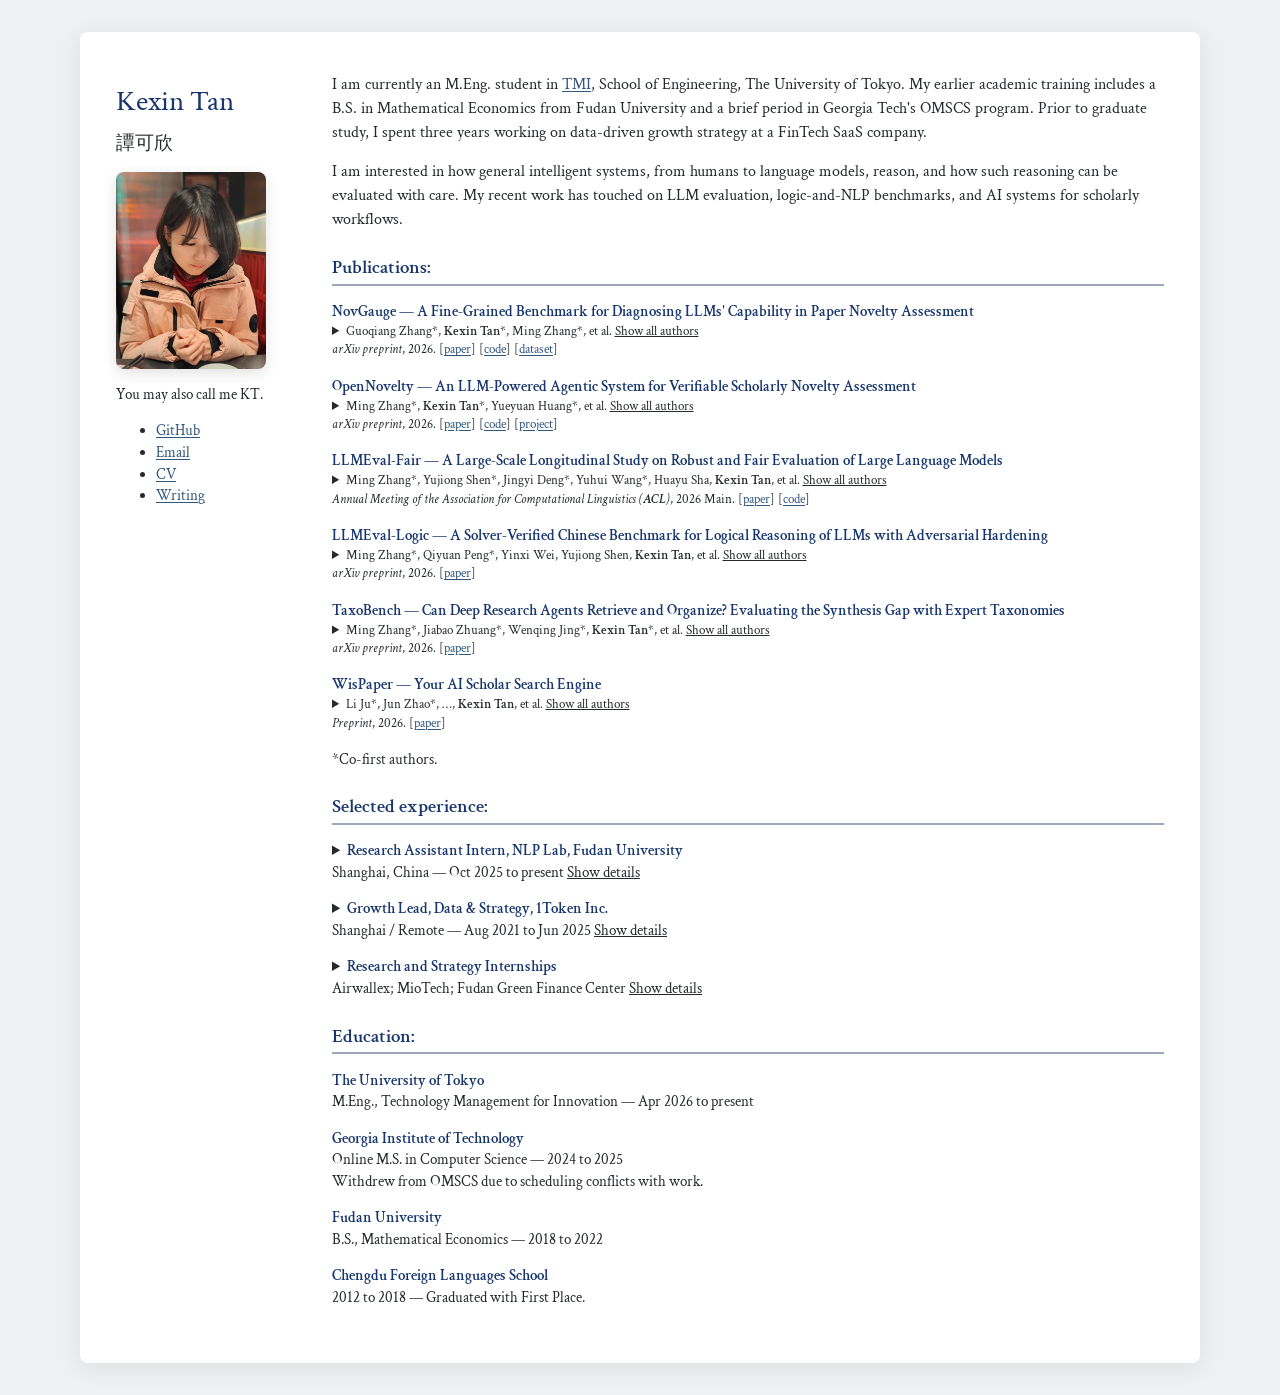
<file: index.html>
<!DOCTYPE html>
<html lang="en">
<head>
  <meta charset="UTF-8" />
  <meta name="viewport" content="width=device-width, initial-scale=1.0" />
  <title>Kexin Tan's Homepage</title>
  <meta name="description" content="Kexin Tan — Master's student in Technology Management for Innovation at The University of Tokyo. Interested in reasoning, evaluation, and academic workflows." />
  <meta name="author" content="Kexin Tan" />

  <link rel="icon" type="image/svg+xml" href="assets/favicon.svg?v=5" />
  <link rel="preconnect" href="https://fonts.googleapis.com" />
  <link rel="preconnect" href="https://fonts.gstatic.com" crossorigin />
  <link href="https://fonts.googleapis.com/css2?family=Crimson+Text:wght@400;600&amp;family=Noto+Sans+SC:wght@400;500;600&amp;display=swap" rel="stylesheet" />

  <meta property="og:type" content="website" />
  <meta property="og:title" content="Kexin Tan's Homepage" />
  <meta property="og:description" content="Master's student in Technology Management for Innovation at The University of Tokyo. Interested in reasoning, evaluation, and academic workflows." />
  <meta property="og:url" content="https://january-blue.github.io/" />
  <meta property="og:image" content="https://january-blue.github.io/assets/profile.jpg" />
  <meta name="twitter:card" content="summary" />
  <meta name="twitter:title" content="Kexin Tan's Homepage" />
  <meta name="twitter:description" content="Master's student in Technology Management for Innovation at The University of Tokyo. Interested in reasoning, evaluation, and academic workflows." />
  <meta name="twitter:image" content="https://january-blue.github.io/assets/profile.jpg" />

  <link rel="stylesheet" href="style.css" />
</head>
<body>

  <div class="page-shell">
    <aside class="profile">
      <h1>Kexin Tan</h1>
      <div class="name-zh" lang="zh-Hant">譚可欣</div>
      <img class="profile-photo" src="assets/profile.jpg" alt="Portrait of Kexin Tan" />
      <p>You may also call me KT.</p>
      <ul>
        <li><a href="https://github.com/january-blue" target="_blank" rel="noopener">GitHub</a></li>
        <li><a href="mailto:bluellatan@gmail.com">Email</a></li>
        <li><a href="files/cv.pdf">CV</a></li>
        <li><a href="blog/index.html">Writing</a></li>
      </ul>
    </aside>

    <main class="content">
      <p class="intro">
        I am currently an <strong>M.Eng.</strong> student in
        <a href="https://tmi.t.u-tokyo.ac.jp/" target="_blank" rel="noopener">TMI</a>,
        School of Engineering, <strong>The University of Tokyo</strong>.
        My earlier academic training includes a <strong>B.S.</strong> in Mathematical Economics
        from <strong>Fudan University</strong> and a brief period in Georgia Tech's OMSCS program.
        Prior to graduate study, I spent three years working on <strong>data-driven growth strategy</strong>
        at a FinTech SaaS company.
      </p>

      <p class="intro">
        I am interested in how general intelligent systems, from humans to language models,
        <strong>reason</strong>, and how such reasoning can be <strong>evaluated with care</strong>.
        My recent work has touched on <strong>LLM evaluation</strong>,
        <strong>logic-and-NLP benchmarks</strong>, and
        <strong>AI systems for scholarly workflows</strong>.
      </p>

      <h3>Publications:</h3>

      <div class="publication">
        <div>NovGauge — A Fine-Grained Benchmark for Diagnosing LLMs' Capability in Paper Novelty Assessment</div>
        <details class="authors">
          <summary><span class="author-preview">Guoqiang Zhang*, <strong class="me">Kexin Tan</strong>*, Ming Zhang*, et al.</span> <span class="author-toggle"></span></summary>
          <div>Guoqiang Zhang*, <strong class="me">Kexin Tan</strong>*, Ming Zhang*, Li Ju, Wenqing Jing, Zhonghan Yue, Jiayi Chen, Shiqiang Wu, Shaofan Liu, Yue Zhang, Yuankai Ying, Yang Shi, Tao Gui, Qi Zhang, Xuanjing Huang</div>
        </details>
        <div class="publication-meta"><em>arXiv preprint</em>, 2026. [<a href="https://arxiv.org/abs/2609.11234" target="_blank" rel="noopener">paper</a>] [<a href="https://github.com/Zita-Go/NovGauge" target="_blank" rel="noopener">code</a>] [<a href="https://huggingface.co/datasets/ZitaGo/NovGauge" target="_blank" rel="noopener">dataset</a>]</div>
      </div>

      <div class="publication">
        <div>OpenNovelty — An LLM-Powered Agentic System for Verifiable Scholarly Novelty Assessment</div>
        <details class="authors">
          <summary><span class="author-preview">Ming Zhang*, <strong class="me">Kexin Tan</strong>*, Yueyuan Huang*, et al.</span> <span class="author-toggle"></span></summary>
          <div>Ming Zhang*, <strong class="me">Kexin Tan</strong>*, Yueyuan Huang*, Yujiong Shen, Chunchun Ma, Li Ju, Xinran Zhang, Yuhui Wang, Wenqing Jing, Jingyi Deng, Huayu Sha, Binze Hu, Jingqi Tong, Changhao Jiang, Yage Geng, Yuankai Ying, Yue Zhang, Zhangyue Yin, Zhiheng Xi, Shihan Dou, Tao Gui, Qi Zhang, Xuanjing Huang</div>
        </details>
        <div class="publication-meta"><em>arXiv preprint</em>, 2026. [<a href="https://arxiv.org/pdf/2601.01576" target="_blank" rel="noopener">paper</a>] [<a href="https://github.com/january-blue/OpenNovelty" target="_blank" rel="noopener">code</a>] [<a href="https://opennovelty.org/" target="_blank" rel="noopener">project</a>]</div>
      </div>

      <div class="publication">
        <div>LLMEval-Fair — A Large-Scale Longitudinal Study on Robust and Fair Evaluation of Large Language Models</div>
        <details class="authors">
          <summary><span class="author-preview">Ming Zhang*, Yujiong Shen*, Jingyi Deng*, Yuhui Wang*, Huayu Sha, <strong class="me">Kexin Tan</strong>, et al.</span> <span class="author-toggle"></span></summary>
          <div>Ming Zhang*, Yujiong Shen*, Jingyi Deng*, Yuhui Wang*, Huayu Sha, <strong class="me">Kexin Tan</strong>, Qiyuan Peng, Yue Zhang, Junzhe Wang, Shichun Liu, Yueyuan Huang, Jingqi Tong, Changhao Jiang, Yilong Wu, Zhihao Zhang, Mingqi Wu, Mingxu Chai, Zhiheng Xi, Shihan Dou, Tao Gui, Qi Zhang, Xuanjing Huang</div>
        </details>
        <div class="publication-meta"><em>Annual Meeting of the Association for Computational Linguistics (<strong class="venue-abbr">ACL</strong>)</em>, 2026 Main. [<a href="https://arxiv.org/pdf/2508.05452" target="_blank" rel="noopener">paper</a>] [<a href="https://github.com/llmeval/LLMEval-Fair" target="_blank" rel="noopener">code</a>]</div>
      </div>

      <div class="publication">
        <div>LLMEval-Logic — A Solver-Verified Chinese Benchmark for Logical Reasoning of LLMs with Adversarial Hardening</div>
        <details class="authors">
          <summary><span class="author-preview">Ming Zhang*, Qiyuan Peng*, Yinxi Wei, Yujiong Shen, <strong class="me">Kexin Tan</strong>, et al.</span> <span class="author-toggle"></span></summary>
          <div>Ming Zhang*, Qiyuan Peng*, Yinxi Wei, Yujiong Shen, <strong class="me">Kexin Tan</strong>, Yuhui Wang, Zhenghao Xiang, Junjie Ye, Zhangyue Yin, Zhiheng Xi, Shihan Dou, Tao Gui, Maxm Pan, Ruizhi Yang, Qi Zhang, Xuanjing Huang</div>
        </details>
        <div class="publication-meta"><em>arXiv preprint</em>, 2026. [<a href="https://arxiv.org/pdf/2605.19597" target="_blank" rel="noopener">paper</a>]</div>
      </div>

      <div class="publication">
        <div>TaxoBench — Can Deep Research Agents Retrieve and Organize? Evaluating the Synthesis Gap with Expert Taxonomies</div>
        <details class="authors">
          <summary><span class="author-preview">Ming Zhang*, Jiabao Zhuang*, Wenqing Jing*, <strong class="me">Kexin Tan</strong>*, et al.</span> <span class="author-toggle"></span></summary>
          <div>Ming Zhang*, Jiabao Zhuang*, Wenqing Jing*, <strong class="me">Kexin Tan</strong>*, Ziyu Kong, Jingyi Deng, Yujiong Shen, Yuhui Wang, Zhenghao Xiang, Qiyuan Peng, Yuhang Zhao, Ning Luo, Renzhe Zheng, Jiahui Lin, Mingqi Wu, Long Ma, Shihan Dou, Maxm Pan, Tao Gui, Qi Zhang, Xuanjing Huang</div>
        </details>
        <div class="publication-meta"><em>arXiv preprint</em>, 2026. [<a href="https://arxiv.org/pdf/2601.12369" target="_blank" rel="noopener">paper</a>]</div>
      </div>

      <div class="publication">
        <div>WisPaper — Your AI Scholar Search Engine</div>
        <details class="authors">
          <summary><span class="author-preview">Li Ju*, Jun Zhao*, &hellip;, <strong class="me">Kexin Tan</strong>, et al.</span> <span class="author-toggle"></span></summary>
          <div>Li Ju*, Jun Zhao*, Mingxu Chai, Ziyu Shen, Xiangyang Wang, Yage Geng, Chunchun Ma, Hao Peng, Guangbin Li, Tao Li, Chengyong Liao, Fu Wang, Xiaolong Wang, Junshen Chen, Rui Gong, Shijia Liang, Feiyan Li, Ming Zhang, <strong class="me">Kexin Tan</strong>, Junjie Ye, Zhiheng Xi, Shihan Dou, Tao Gui, Yuankai Ying, Yang Shi, Yue Zhang, Qi Zhang</div>
        </details>
        <div class="publication-meta"><em>Preprint</em>, 2026. [<a href="https://arxiv.org/pdf/2512.06879" target="_blank" rel="noopener">paper</a>]</div>
      </div>

      <p>*Co-first authors.</p>

      <h3>Selected experience:</h3>

      <details class="experience">
        <summary>
          <strong>Research Assistant Intern, NLP Lab, Fudan University</strong><br />
          Shanghai, China — Oct 2025 to present <span class="experience-toggle"></span>
        </summary>
        <div>Language-model evaluation and interdisciplinary benchmark research at the intersection of logic and NLP.</div>
      </details>

      <details class="experience">
        <summary>
          <strong>Growth Lead, Data &amp; Strategy, 1Token Inc.</strong><br />
          Shanghai / Remote — Aug 2021 to Jun 2025 <span class="experience-toggle"></span>
        </summary>
        <div>
          Served 50+ institutions worldwide. Built global institution databases, analyzed lead pipelines and funding networks, designed product-led-growth trials,
          automated cross-team workflows, and improved online growth by 150% through website and SEO optimization.
        </div>
      </details>

      <details class="experience">
        <summary>
          <strong>Research and Strategy Internships</strong><br />
          Airwallex; MioTech; Fudan Green Finance Center <span class="experience-toggle"></span>
        </summary>
        <div>Operations strategy, ESG data analysis, economic research assistance, and green-finance literature review.</div>
      </details>

      <h3>Education:</h3>

      <p class="education-item"><strong>The University of Tokyo</strong><br />M.Eng., Technology Management for Innovation — Apr 2026 to present</p>
      <p class="education-item"><strong>Georgia Institute of Technology</strong><br />Online M.S. in Computer Science — 2024 to 2025<br />Withdrew from OMSCS due to scheduling conflicts with work.</p>
      <p class="education-item"><strong>Fudan University</strong><br />B.S., Mathematical Economics — 2018 to 2022</p>
      <p class="education-item"><strong>Chengdu Foreign Languages School</strong><br />2012 to 2018 — Graduated with First Place.</p>
    </main>
  </div>

</body>
</html>
</file>
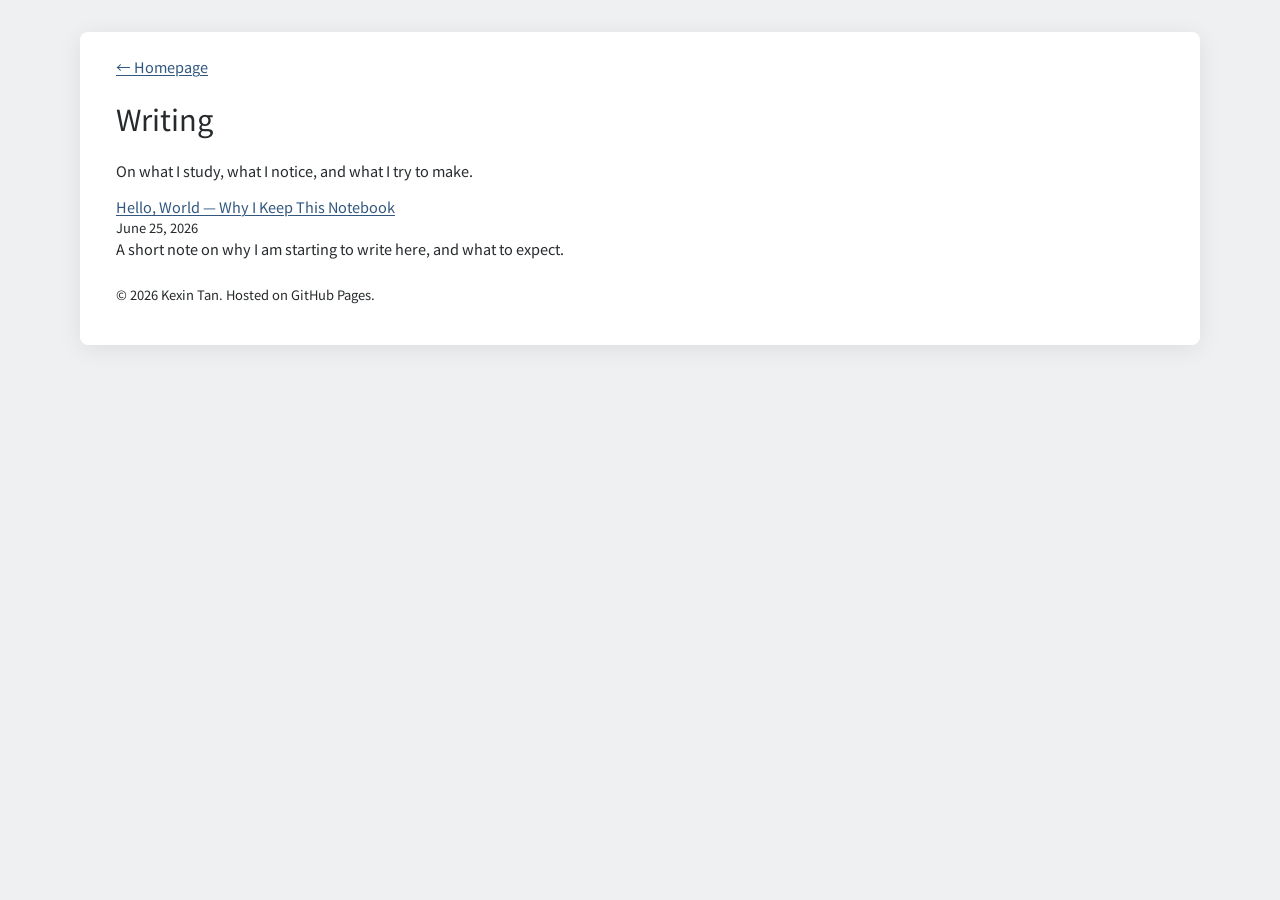
<file: blog/index.html>
<!DOCTYPE html>
<html lang="en">
<head>
  <meta charset="UTF-8" />
  <meta name="viewport" content="width=device-width, initial-scale=1.0" />
  <title>Writing · Kexin Tan</title>
  <meta name="description" content="Notes and writing by Kexin Tan." />
  <meta name="author" content="Kexin Tan" />

  <link rel="icon" type="image/svg+xml" href="../assets/favicon.svg?v=5" />
  <link rel="preconnect" href="https://fonts.googleapis.com" />
  <link rel="preconnect" href="https://fonts.gstatic.com" crossorigin />
  <link href="https://fonts.googleapis.com/css2?family=Noto+Sans+SC:wght@400;700&display=swap" rel="stylesheet" />

  <link rel="stylesheet" href="../style.css" />
</head>
<body>
  <main class="single-shell">

    <nav class="blog-nav">
      <a href="../index.html" aria-label="Homepage">← Homepage</a>
    </nav>

    <header class="blog-head">
      <h1 class="blog-title">Writing</h1>
      <p class="muted">On what I study, what I notice, and what I try to make.</p>
    </header>

    <ul class="post-list" id="post-list">
      <li class="post-list__empty muted small">Loading…</li>
    </ul>

    <footer>
      &copy; <span id="year">2026</span> Kexin Tan. Hosted on GitHub Pages.
    </footer>

  </main>

  <script>
    document.getElementById("year").textContent = new Date().getFullYear();

    function fmtDate(iso) {
      const d = new Date(iso + "T00:00:00");
      if (isNaN(d)) return iso;
      return d.toLocaleDateString("en-US", { year: "numeric", month: "long", day: "numeric" });
    }

    fetch("posts.json")
      .then(function (r) { return r.json(); })
      .then(function (data) {
        const list = document.getElementById("post-list");
        const posts = (data.posts || []).slice().sort(function (a, b) {
          return b.date.localeCompare(a.date);
        });
        if (posts.length === 0) {
          list.innerHTML = '<li class="post-list__empty muted small">No posts yet.</li>';
          return;
        }
        list.innerHTML = posts.map(function (p) {
          return (
            '<li class="post-item">' +
              '<a class="post-item__title" href="post.html?slug=' + encodeURIComponent(p.slug) + '">' +
                p.title +
              '</a>' +
              '<span class="post-item__date">' + fmtDate(p.date) + '</span>' +
              (p.summary ? '<span class="post-item__summary">' + p.summary + '</span>' : '') +
            '</li>'
          );
        }).join("");
      })
      .catch(function () {
        document.getElementById("post-list").innerHTML =
          '<li class="post-list__empty muted small">Could not load posts.</li>';
      });
  </script>
</body>
</html>
</file>
<file: style.css>
html {
  min-height: 100%;
  background: #eef0f1;
}

:root {
  --accent: #31577f;
  --accent-strong: #17366d;
  --accent-line: #9aa7bd;
  --font-sans: "Crimson Text", "Noto Sans SC", serif;
}

body {
  box-sizing: border-box;
  max-width: 1120px;
  margin: 32px auto;
  padding: 24px 36px 40px;
  color: #262a2c;
  background: #ffffff;
  border-radius: 8px;
  box-shadow: 0 4px 24px rgba(0, 0, 0, 0.08);
  font-family: var(--font-sans);
  font-size: 14.5px;
  line-height: 1.5;
}

a,
a:link,
a:visited {
  color: var(--accent);
  text-decoration: underline;
  text-decoration-thickness: 1px;
  text-underline-offset: 2px;
}

a:hover {
  color: var(--accent-strong);
}

h1,
h2,
h3,
h4,
h5,
h6,
strong,
b {
  font-weight: 400;
}

.page-shell {
  display: grid;
  grid-template-columns: 180px minmax(0, 1fr);
  gap: 36px;
}

.profile {
  position: sticky;
  top: 8px;
  align-self: start;
}

.profile h1 {
  white-space: nowrap;
  color: var(--accent-strong);
  font-family: var(--font-sans);
  font-size: 29px;
  font-weight: 400;
  letter-spacing: 0;
}

.name-zh {
  margin-top: -1em;
  font-family: "Kaiti SC", KaiTi, STKaiti, "BiauKai", serif;
  font-size: 19px;
}

.profile-photo {
  display: block;
  width: 150px;
  height: auto;
  margin-top: 1em;
  border-radius: 8px;
  box-shadow: 0 4px 14px rgba(0, 0, 0, 0.12);
  transition: transform 0.2s ease, box-shadow 0.2s ease;
}

.profile-photo:hover {
  transform: scale(1.02);
  box-shadow: 0 7px 20px rgba(0, 0, 0, 0.16);
}

.content {
  min-width: 0;
}

.intro {
  font-size: 1.07em;
  line-height: 1.55;
}

.content > h3 {
  font-weight: 600;
  font-size: 19px;
  line-height: 1.25;
  color: var(--accent-strong);
  border-bottom: 2px solid var(--accent-line);
  padding-bottom: 4px;
  margin-top: 1.3em;
  margin-bottom: 0.8em;
}

.publication {
  margin-bottom: 1.15em;
}

.publication > div:first-child {
  line-height: 1.45;
  color: var(--accent-strong);
  font-weight: 600;
}

.venue-abbr {
  font-weight: 600;
}

.authors summary {
  cursor: pointer;
}

.authors,
.publication > div:last-child {
  font-size: 0.88em;
  line-height: 1.45;
}

.publication-meta {
  font-weight: 400;
}

.authors > div {
  margin-left: 1.25em;
}

.author-toggle {
  text-decoration: underline;
}

.author-toggle::after {
  content: "Show all authors";
}

.authors[open] .author-toggle::after {
  content: "Hide authors";
}

.authors[open] .author-preview {
  display: none;
}

.me {
  font-weight: 600;
}

.experience {
  margin: 1em 0;
}

.experience summary {
  cursor: pointer;
}

.experience summary strong {
  color: var(--accent-strong);
  font-weight: 600;
}

.experience > div {
  margin: 0.25em 0 0 1.25em;
}

.experience-toggle {
  text-decoration: underline;
}

.experience-toggle::after {
  content: "Show details";
}

.experience[open] .experience-toggle::after {
  content: "Hide details";
}

.education-item > strong {
  color: var(--accent-strong);
  font-weight: 600;
}

/* Minimal structural rules for the writing pages. */
.blog-nav {
  margin-bottom: 1em;
}

.post-list {
  padding: 0;
  list-style: none;
}

.post-item {
  margin-bottom: 1em;
}

.post-item__title,
.post-item__date,
.post-item__summary {
  display: block;
}

.post-item__date {
  font-size: small;
}

.prose img {
  max-width: 100%;
  height: auto;
}

.prose pre {
  overflow-x: auto;
}

footer {
  margin-top: 2em;
  font-size: small;
}

@media (max-width: 720px) {
  html {
    background: #ffffff;
  }

  body {
    margin: 0;
    padding: 16px;
    border-radius: 0;
    box-shadow: none;
  }

  .page-shell {
    display: block;
  }

  .profile {
    position: static;
  }

  .content {
    margin-top: 2em;
  }
}
</file>
